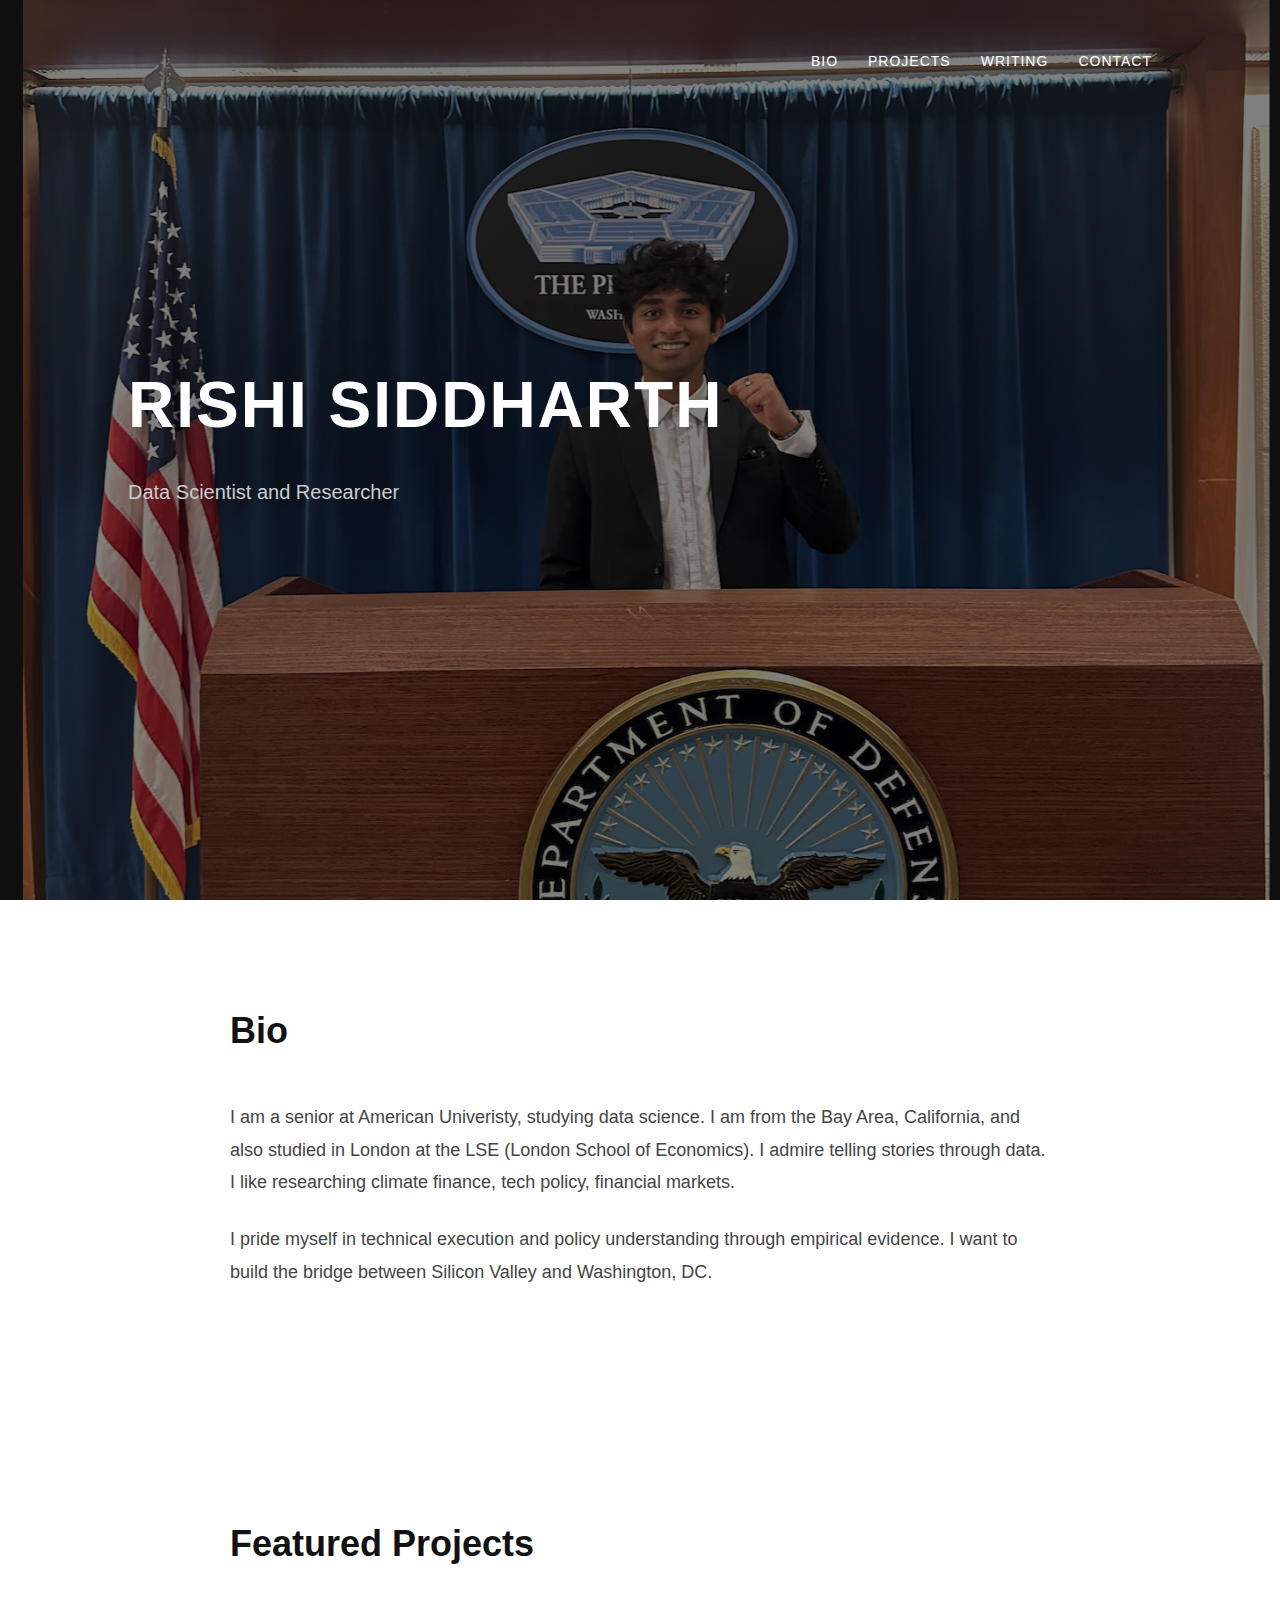
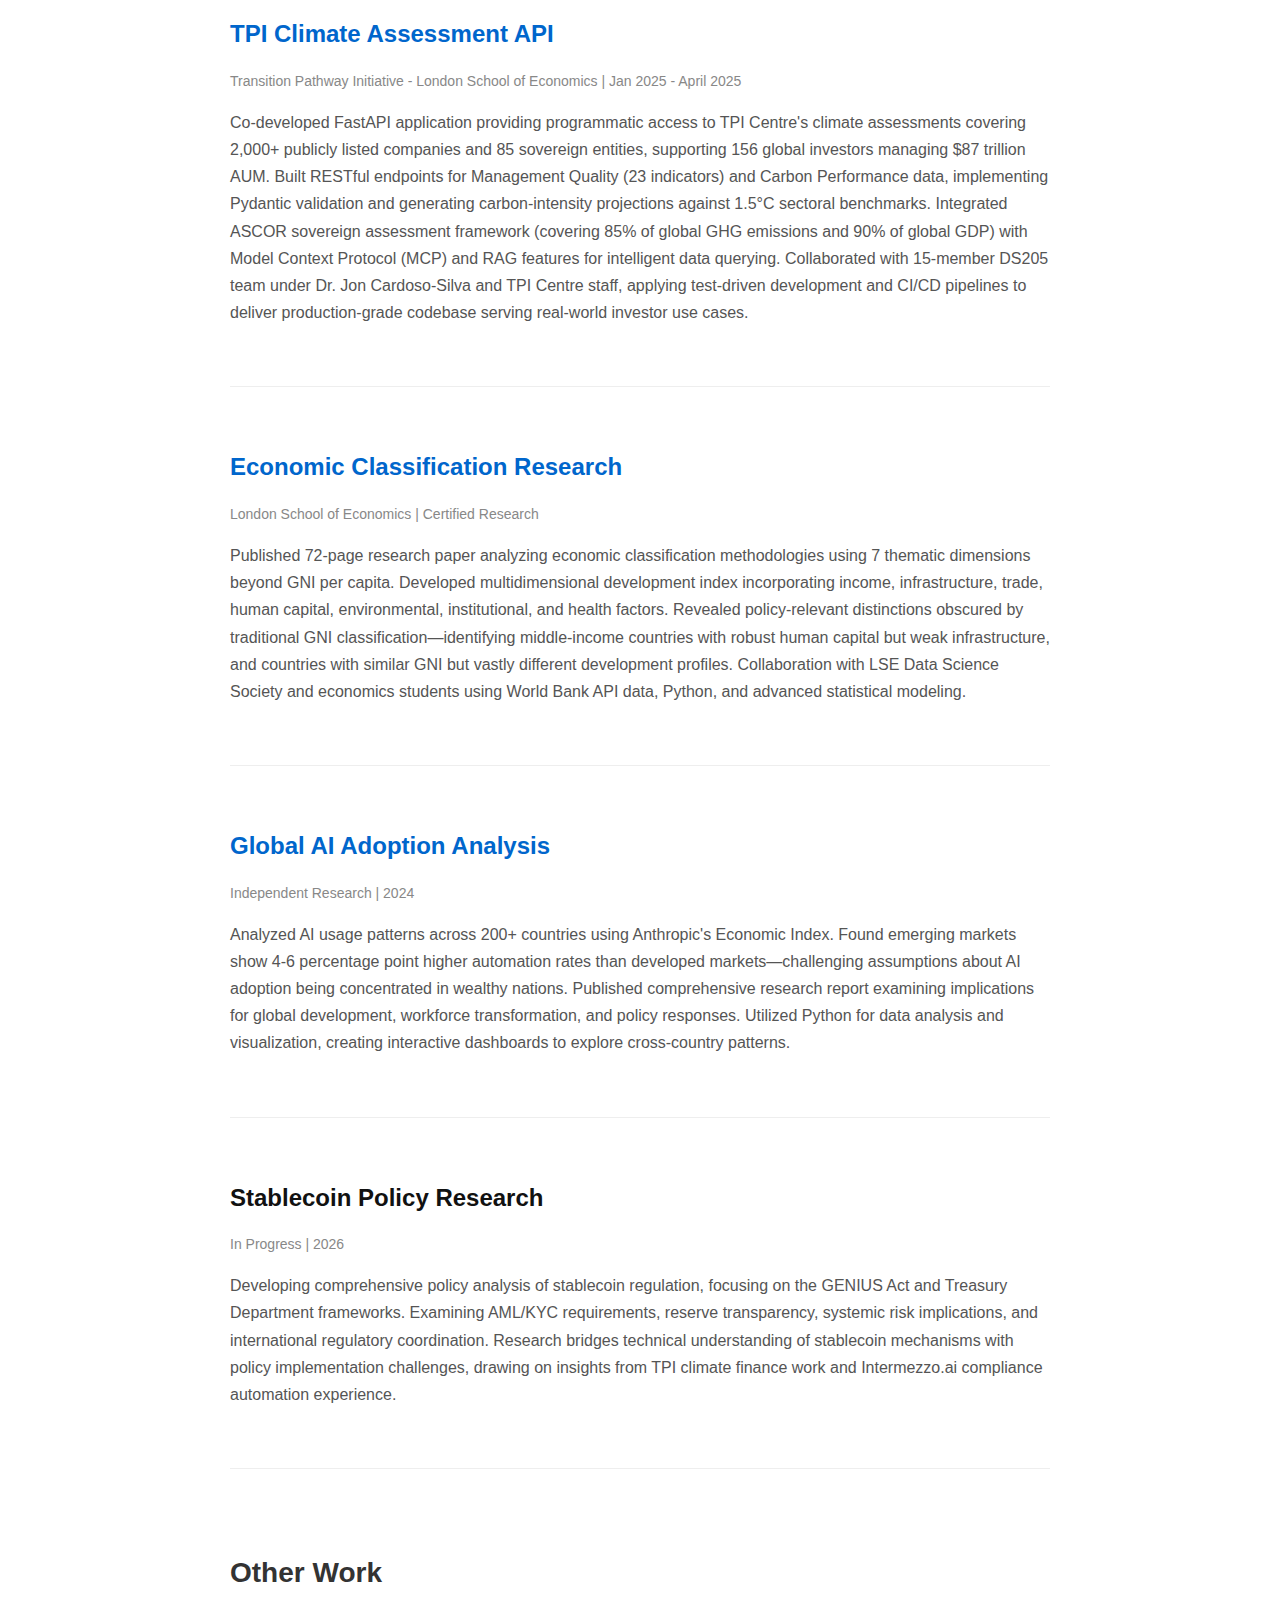
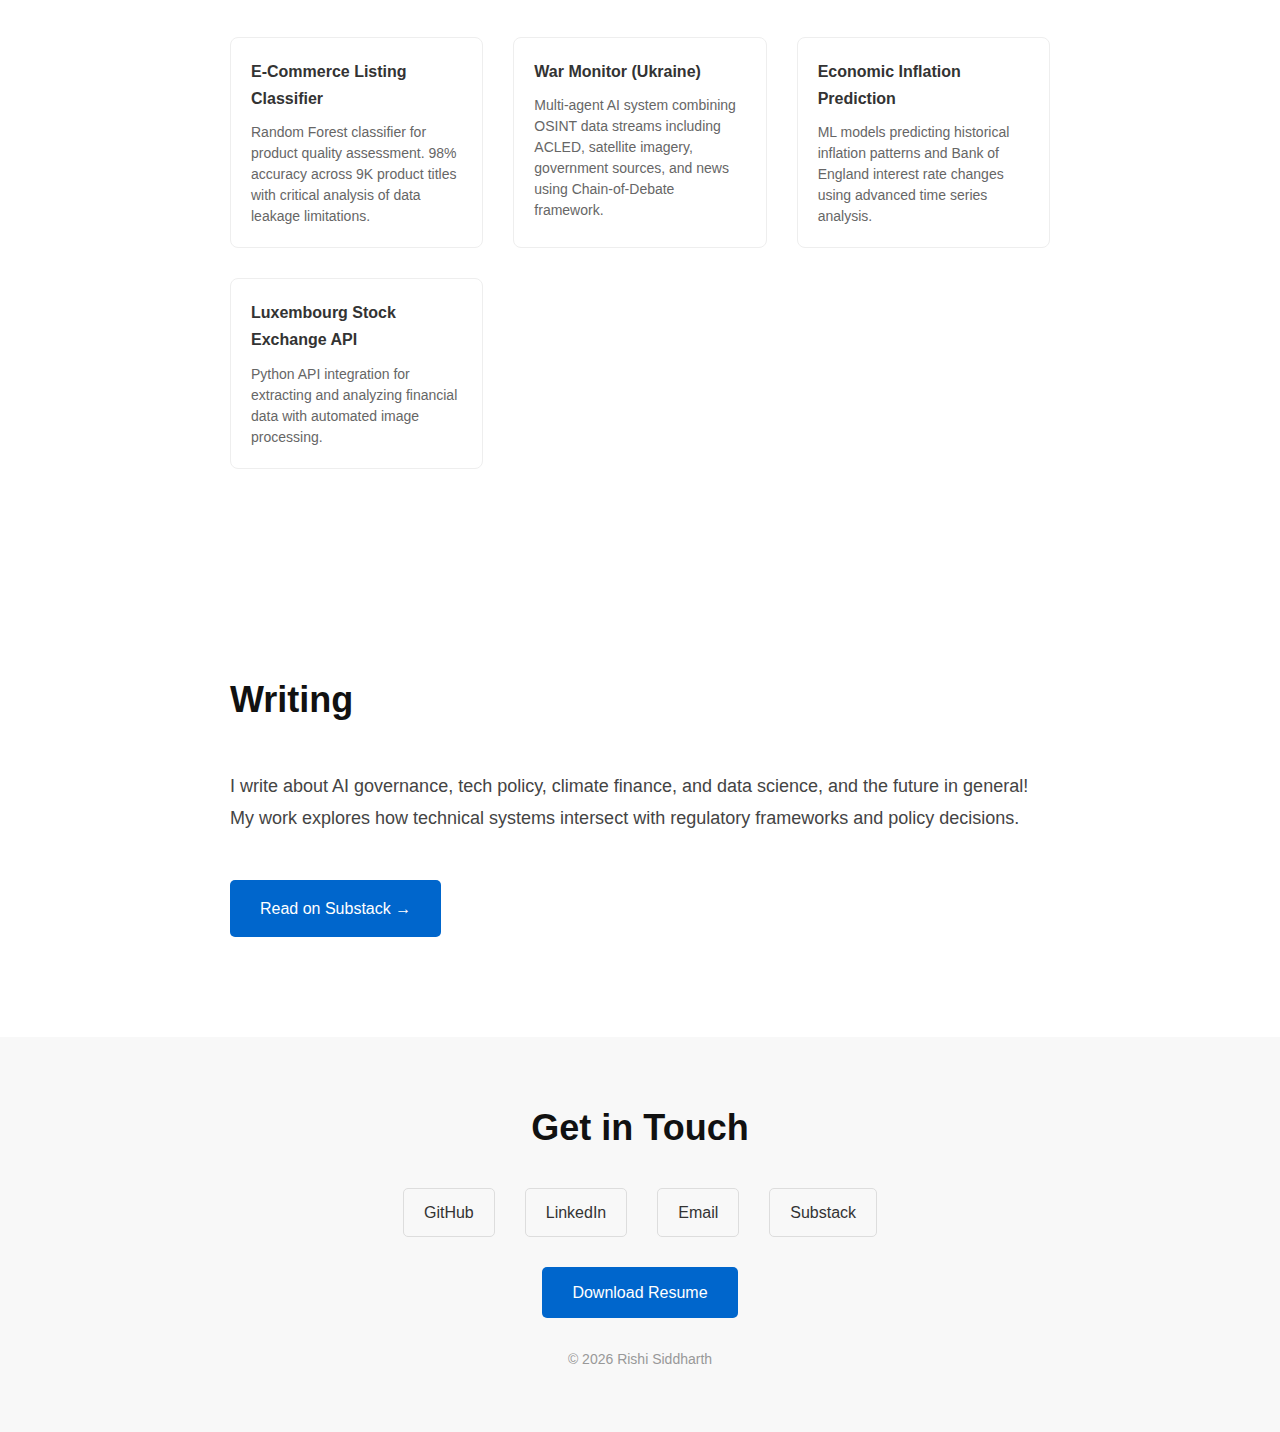
<file: index.html>
<!DOCTYPE html>
<html lang="en">
<head>
    <meta charset="UTF-8">
    <meta name="viewport" content="width=device-width, initial-scale=1.0">
    <title>Rishi Siddharth</title>
    <style>
        * {
            margin: 0;
            padding: 0;
            box-sizing: border-box;
        }
        
        html {
            scroll-behavior: smooth;
        }
        
        body {
            font-family: -apple-system, BlinkMacSystemFont, 'Segoe UI', sans-serif;
            line-height: 1.7;
            color: #333;
        }
        
        /* HERO SECTION */
        .hero {
            height: 100vh;
            background: linear-gradient(rgba(0, 0, 0, 0.5), rgba(0, 0, 0, 0.5)), 
                        url('images/chess.jpeg') center/cover no-repeat;
            display: flex;
            flex-direction: column;
            justify-content: center;
            align-items: flex-start;
            padding: 0 10%;
            position: relative;
        }
        
        .hero h1 {
            font-size: 64px;
            font-weight: 700;
            color: white;
            letter-spacing: 2px;
            margin-bottom: 15px;
        }
        
        .hero .subtitle {
            font-size: 20px;
            color: #ccc;
            margin-bottom: 40px;
        }
        
        /* NAVIGATION */
        nav {
            position: absolute;
            top: 40px;
            right: 10%;
            display: flex;
            gap: 30px;
        }
        
        nav a {
            color: white;
            text-decoration: none;
            font-size: 14px;
            font-weight: 500;
            letter-spacing: 1px;
            text-transform: uppercase;
            padding: 10px 0;
            border-bottom: 2px solid transparent;
            transition: border-color 0.3s;
        }
        
        nav a:hover {
            border-bottom: 2px solid white;
        }
        
        /* SECTIONS */
        section {
            max-width: 900px;
            margin: 0 auto;
            padding: 100px 40px;
        }
        
        h2 {
            font-size: 36px;
            margin-bottom: 40px;
            color: #111;
            font-weight: 600;
        }
        
        .bio-text {
            font-size: 18px;
            line-height: 1.8;
            color: #444;
            margin-bottom: 25px;
        }
        
        /* PROJECTS */
        .project-card {
            margin-bottom: 60px;
            padding-bottom: 60px;
            border-bottom: 1px solid #eee;
        }
        
        .project-card:last-child {
            border-bottom: none;
        }
        
        .project-card h3 {
            font-size: 24px;
            margin-bottom: 15px;
            color: #111;
        }
        
        .project-card h3 a {
            color: #0066cc;
            text-decoration: none;
            transition: color 0.3s;
        }
        
        .project-card h3 a:hover {
            color: #0052a3;
        }
        
        .project-meta {
            font-size: 14px;
            color: #888;
            margin-bottom: 15px;
        }
        
        .project-description {
            font-size: 16px;
            line-height: 1.7;
            color: #555;
        }
        
        /* OTHER PROJECTS GRID */
        .other-projects {
            display: grid;
            grid-template-columns: repeat(auto-fit, minmax(250px, 1fr));
            gap: 30px;
            margin-top: 40px;
        }
        
        .other-project {
            padding: 20px;
            border: 1px solid #eee;
            border-radius: 8px;
            transition: all 0.3s;
        }
        
        .other-project:hover {
            border-color: #0066cc;
            box-shadow: 0 4px 12px rgba(0,102,204,0.1);
        }
        
        .other-project h4 {
            font-size: 16px;
            margin-bottom: 10px;
        }
        
        .other-project h4 a {
            color: #333;
            text-decoration: none;
        }
        
        .other-project h4 a:hover {
            color: #0066cc;
        }
        
        .other-project p {
            font-size: 14px;
            color: #666;
            line-height: 1.5;
        }
        
        /* WRITING */
        .writing-link {
            display: inline-block;
            padding: 15px 30px;
            background: #0066cc;
            color: white;
            text-decoration: none;
            border-radius: 5px;
            font-size: 16px;
            transition: background 0.3s;
            margin-top: 20px;
        }
        
        .writing-link:hover {
            background: #0052a3;
        }
        
        /* CONTACT FOOTER */
        footer {
            background: #f8f8f8;
            padding: 60px 40px;
            text-align: center;
        }
        
        .contact-links {
            display: flex;
            justify-content: center;
            gap: 30px;
            margin-bottom: 30px;
            flex-wrap: wrap;
        }
        
        .contact-links a {
            color: #333;
            text-decoration: none;
            font-size: 16px;
            padding: 10px 20px;
            border: 1px solid #ddd;
            border-radius: 5px;
            transition: all 0.3s;
        }
        
        .contact-links a:hover {
            background: #333;
            color: white;
            border-color: #333;
        }
        
        .resume-download {
            display: inline-block;
            padding: 12px 30px;
            background: #0066cc;
            color: white;
            text-decoration: none;
            border-radius: 5px;
            font-size: 16px;
            transition: background 0.3s;
        }
        
        .resume-download:hover {
            background: #0052a3;
        }
        
        .copyright {
            margin-top: 30px;
            color: #999;
            font-size: 14px;
        }
        
        /* RESPONSIVE */
        @media (max-width: 768px) {
            .hero h1 {
                font-size: 42px;
            }
            
            nav {
                flex-direction: column;
                gap: 15px;
                top: 20px;
                right: 5%;
            }
            
            section {
                padding: 60px 20px;
            }
            
            h2 {
                font-size: 28px;
            }
            
            .other-projects {
                grid-template-columns: 1fr;
            }
        }
    </style>
</head>
<body>
    <!-- HERO SECTION -->
    <div class="hero">
        <nav>
            <a href="#bio">BIO</a>
            <a href="#projects">PROJECTS</a>
            <a href="#writing">WRITING</a>
            <a href="#contact">CONTACT</a>
        </nav>
        <h1>RISHI SIDDHARTH</h1>
        <p class="subtitle">Data Scientist and Researcher</p>
    </div>

    <!-- BIO SECTION -->
    <section id="bio">
        <h2>Bio</h2>
        <p class="bio-text">
            I am a senior at American Univeristy, studying data science. I am from the Bay Area, California, and also studied in London at the LSE (London School of Economics). I admire  telling stories through data. I like researching climate finance, tech policy, financial markets. 
        </p>
        <p class="bio-text">
            I pride myself in technical execution and policy understanding through empirical evidence. I want to build the bridge between Silicon Valley and Washington, DC.
        </p>
    
    </section>

    <!-- PROJECTS SECTION -->
    <section id="projects">
        <h2>Featured Projects</h2>
        
        <div class="project-card">
            <h3><a href="https://github.com/lse-ds205/tpi-apis" target="_blank">TPI Climate Assessment API</a></h3>
            <p class="project-meta">Transition Pathway Initiative - London School of Economics | Jan 2025 - April 2025</p>
            <p class="project-description">
                Co-developed FastAPI application providing programmatic access to TPI Centre's climate assessments covering 2,000+ publicly listed companies and 85 sovereign entities, supporting 156 global investors managing $87 trillion AUM. Built RESTful endpoints for Management Quality (23 indicators) and Carbon Performance data, implementing Pydantic validation and generating carbon-intensity projections against 1.5°C sectoral benchmarks. Integrated ASCOR sovereign assessment framework (covering 85% of global GHG emissions and 90% of global GDP) with Model Context Protocol (MCP) and RAG features for intelligent data querying. Collaborated with 15-member DS205 team under Dr. Jon Cardoso-Silva and TPI Centre staff, applying test-driven development and CI/CD pipelines to deliver production-grade codebase serving real-world investor use cases.
            </p>
        </div>
        
        <div class="project-card">
            <h3><a href="https://github.com/Rsiddharth54/Exploring-how-economies-are-classified" target="_blank">Economic Classification Research</a></h3>
            <p class="project-meta">London School of Economics | Certified Research</p>
            <p class="project-description">
                Published 72-page research paper analyzing economic classification methodologies using 7 thematic dimensions beyond GNI per capita. Developed multidimensional development index incorporating income, infrastructure, trade, human capital, environmental, institutional, and health factors. Revealed policy-relevant distinctions obscured by traditional GNI classification—identifying middle-income countries with robust human capital but weak infrastructure, and countries with similar GNI but vastly different development profiles. Collaboration with LSE Data Science Society and economics students using World Bank API data, Python, and advanced statistical modeling.
            </p>
        </div>
        
        <div class="project-card">
            <h3><a href="https://github.com/Rsiddharth54/Global_AI_Adoptions_Claude" target="_blank">Global AI Adoption Analysis</a></h3>
            <p class="project-meta">Independent Research | 2024</p>
            <p class="project-description">
                Analyzed AI usage patterns across 200+ countries using Anthropic's Economic Index. Found emerging markets show 4-6 percentage point higher automation rates than developed markets—challenging assumptions about AI adoption being concentrated in wealthy nations. Published comprehensive research report examining implications for global development, workforce transformation, and policy responses. Utilized Python for data analysis and visualization, creating interactive dashboards to explore cross-country patterns.
            </p>
        </div>
        
        <div class="project-card">
            <h3>Stablecoin Policy Research</h3>
            <p class="project-meta">In Progress | 2026</p>
            <p class="project-description">
                Developing comprehensive policy analysis of stablecoin regulation, focusing on the GENIUS Act and Treasury Department frameworks. Examining AML/KYC requirements, reserve transparency, systemic risk implications, and international regulatory coordination. Research bridges technical understanding of stablecoin mechanisms with policy implementation challenges, drawing on insights from TPI climate finance work and Intermezzo.ai compliance automation experience.
            </p>
        </div>
        
        <h3 style="margin-top: 80px; margin-bottom: 30px; font-size: 28px;">Other Work</h3>
        
        <div class="other-projects">
            <div class="other-project">
                <h4><a href="https://rsiddharth54.github.io/ecommerce-listing-classifier/" target="_blank">E-Commerce Listing Classifier</a></h4>
                <p>Random Forest classifier for product quality assessment. 98% accuracy across 9K product titles with critical analysis of data leakage limitations.</p>
            </div>
            
            <div class="other-project">
                <h4><a href="https://github.com/Rsiddharth54" target="_blank">War Monitor (Ukraine)</a></h4>
                <p>Multi-agent AI system combining OSINT data streams including ACLED, satellite imagery, government sources, and news using Chain-of-Debate framework.</p>
            </div>
            
            <div class="other-project">
                <h4><a href="https://github.com/Rsiddharth54/inflation_analysis" target="_blank">Economic Inflation Prediction</a></h4>
                <p>ML models predicting historical inflation patterns and Bank of England interest rate changes using advanced time series analysis.</p>
            </div>
            
            <div class="other-project">
                <h4><a href="https://github.com/Rsiddharth54/luxemberg-stock-exchange" target="_blank">Luxembourg Stock Exchange API</a></h4>
                <p>Python API integration for extracting and analyzing financial data with automated image processing.</p>
            </div>
        </div>
    </section>

    <!-- WRITING SECTION -->
    <section id="writing">
        <h2>Writing</h2>
        <p class="bio-text">
            I write about AI governance, tech policy, climate finance, and data science, and the future in general! My work explores how technical systems intersect with regulatory frameworks and policy decisions.
        </p>
        <a href="https://rishisiddharth.substack.com" target="_blank" class="writing-link">Read on Substack →</a>
    </section>

    <!-- CONTACT FOOTER -->
    <footer id="contact">
        <h2 style="margin-bottom: 30px;">Get in Touch</h2>
        <div class="contact-links">
            <a href="https://github.com/Rsiddharth54" target="_blank">GitHub</a>
            <a href="https://www.linkedin.com/in/rishi-siddharth" target="_blank">LinkedIn</a>
            <a href="mailto:your.email@example.com">Email</a>
            <a href="https://rishisiddharth.substack.com" target="_blank">Substack</a>
        </div>
        <a href="Rishi_Siddharth_Resume2026.pdf" target="_blank" class="resume-download">Download Resume</a>
        <p class="copyright">© 2026 Rishi Siddharth</p>
    </footer>
</body>
</html>
</file>
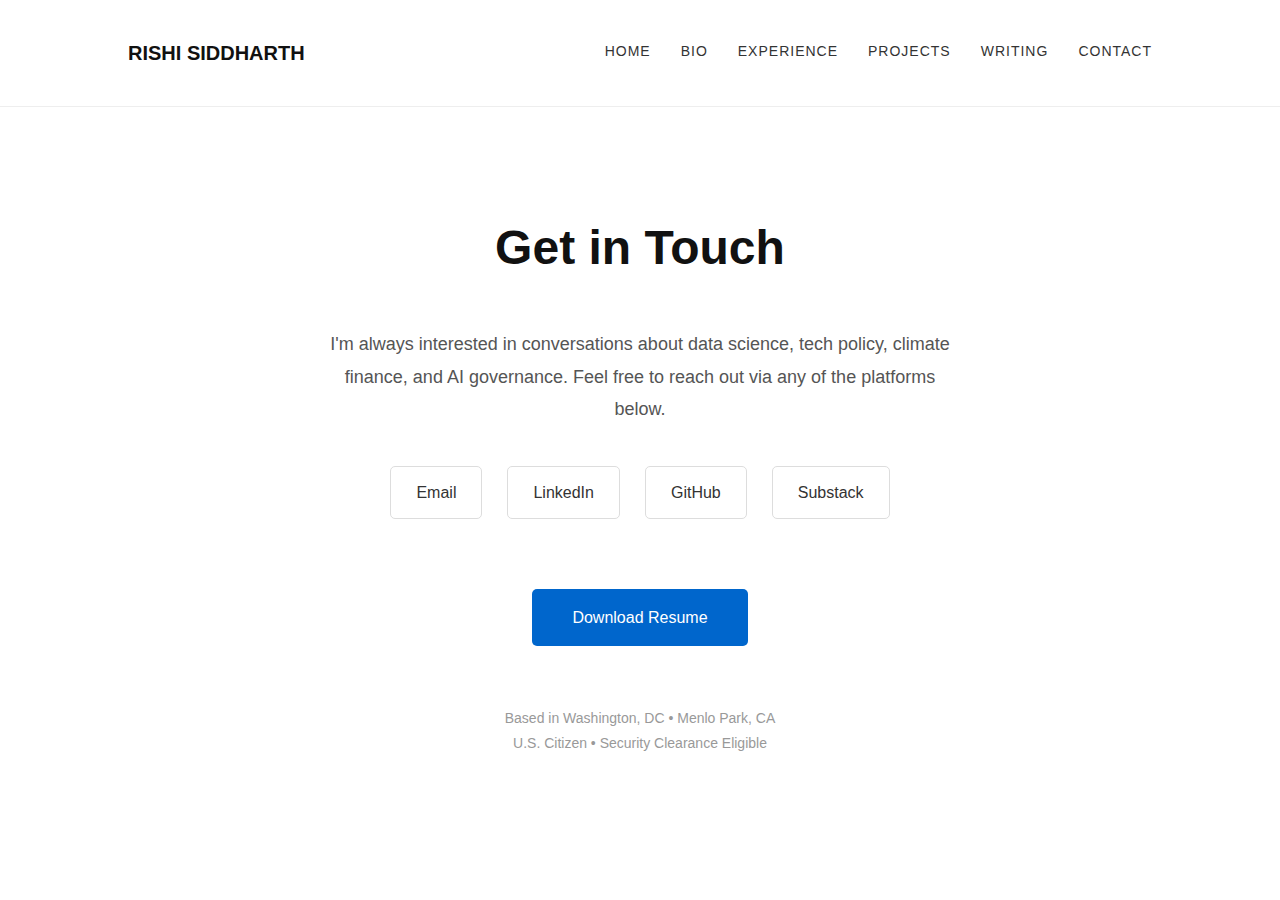
<file: contact.html>
<!DOCTYPE html>
<html lang="en">
<head>
    <meta charset="UTF-8">
    <meta name="viewport" content="width=device-width, initial-scale=1.0">
    <title>Contact - Rishi Siddharth</title>
    <style>
        * {
            margin: 0;
            padding: 0;
            box-sizing: border-box;
        }
        
        body {
            font-family: -apple-system, BlinkMacSystemFont, 'Segoe UI', sans-serif;
            line-height: 1.7;
            color: #333;
        }
        
        /* NAVIGATION */
        nav {
            background: #fff;
            padding: 30px 10%;
            border-bottom: 1px solid #eee;
            display: flex;
            justify-content: space-between;
            align-items: center;
        }
        
        nav .logo {
            font-size: 20px;
            font-weight: 600;
            color: #111;
        }
        
        nav .links {
            display: flex;
            gap: 30px;
        }
        
        nav a {
            color: #333;
            text-decoration: none;
            font-size: 14px;
            font-weight: 500;
            letter-spacing: 1px;
            text-transform: uppercase;
            padding: 10px 0;
            border-bottom: 2px solid transparent;
            transition: border-color 0.3s;
        }
        
        nav a:hover {
            border-bottom: 2px solid #0066cc;
        }
        
        /* CONTENT */
        .content {
            max-width: 700px;
            margin: 0 auto;
            padding: 100px 40px;
            text-align: center;
        }
        
        h1 {
            font-size: 48px;
            margin-bottom: 40px;
            color: #111;
            font-weight: 600;
        }
        
        p {
            font-size: 18px;
            line-height: 1.8;
            color: #555;
            margin-bottom: 40px;
        }
        
        .contact-links {
            display: flex;
            justify-content: center;
            gap: 25px;
            margin: 40px 0;
            flex-wrap: wrap;
        }
        
        .contact-links a {
            color: #333;
            text-decoration: none;
            font-size: 16px;
            padding: 12px 25px;
            border: 1px solid #ddd;
            border-radius: 5px;
            transition: all 0.3s;
        }
        
        .contact-links a:hover {
            background: #333;
            color: white;
            border-color: #333;
        }
        
        .resume-download {
            display: inline-block;
            padding: 15px 40px;
            background: #0066cc;
            color: white;
            text-decoration: none;
            border-radius: 5px;
            font-size: 16px;
            transition: background 0.3s;
            margin-top: 30px;
        }
        
        .resume-download:hover {
            background: #0052a3;
        }
        
        .location {
            margin-top: 60px;
            color: #999;
            font-size: 14px;
        }
        
        /* RESPONSIVE */
        @media (max-width: 768px) {
            nav {
                flex-direction: column;
                gap: 20px;
                padding: 20px 5%;
            }
            
            nav .links {
                flex-direction: column;
                gap: 15px;
                text-align: center;
            }
            
            .content {
                padding: 60px 20px;
            }
            
            h1 {
                font-size: 36px;
            }
            
            .contact-links {
                flex-direction: column;
            }
        }
    </style>
</head>
<body>
    <!-- NAVIGATION -->
    <nav>
        <div class="logo">RISHI SIDDHARTH</div>
        <div class="links">
            <a href="index.html">HOME</a>
            <a href="bio.html">BIO</a>
            <a href="experience.html">EXPERIENCE</a>
            <a href="projects.html">PROJECTS</a>
            <a href="writing.html">WRITING</a>
            <a href="contact.html">CONTACT</a>
        </div>
    </nav>

    <!-- CONTENT -->
    <div class="content">
        <h1>Get in Touch</h1>
        <p>
            I'm always interested in conversations about data science, tech policy, climate finance, and AI governance. Feel free to reach out via any of the platforms below.
        </p>
        
        <div class="contact-links">
            <a href="mailto:rs5309a@american.edu">Email</a>
            <a href="https://www.linkedin.com/in/rishi-siddharth" target="_blank">LinkedIn</a>
            <a href="https://github.com/Rsiddharth54" target="_blank">GitHub</a>
            <a href="https://rishisiddharth.substack.com" target="_blank">Substack</a>
        </div>
        
        <a href="Rishi_Siddharth_Resume2026.pdf" target="_blank" class="resume-download">Download Resume</a>
        
        <p class="location">
            Based in Washington, DC • Menlo Park, CA<br>
            U.S. Citizen • Security Clearance Eligible
        </p>
    </div>
</body>
</html>
</file>
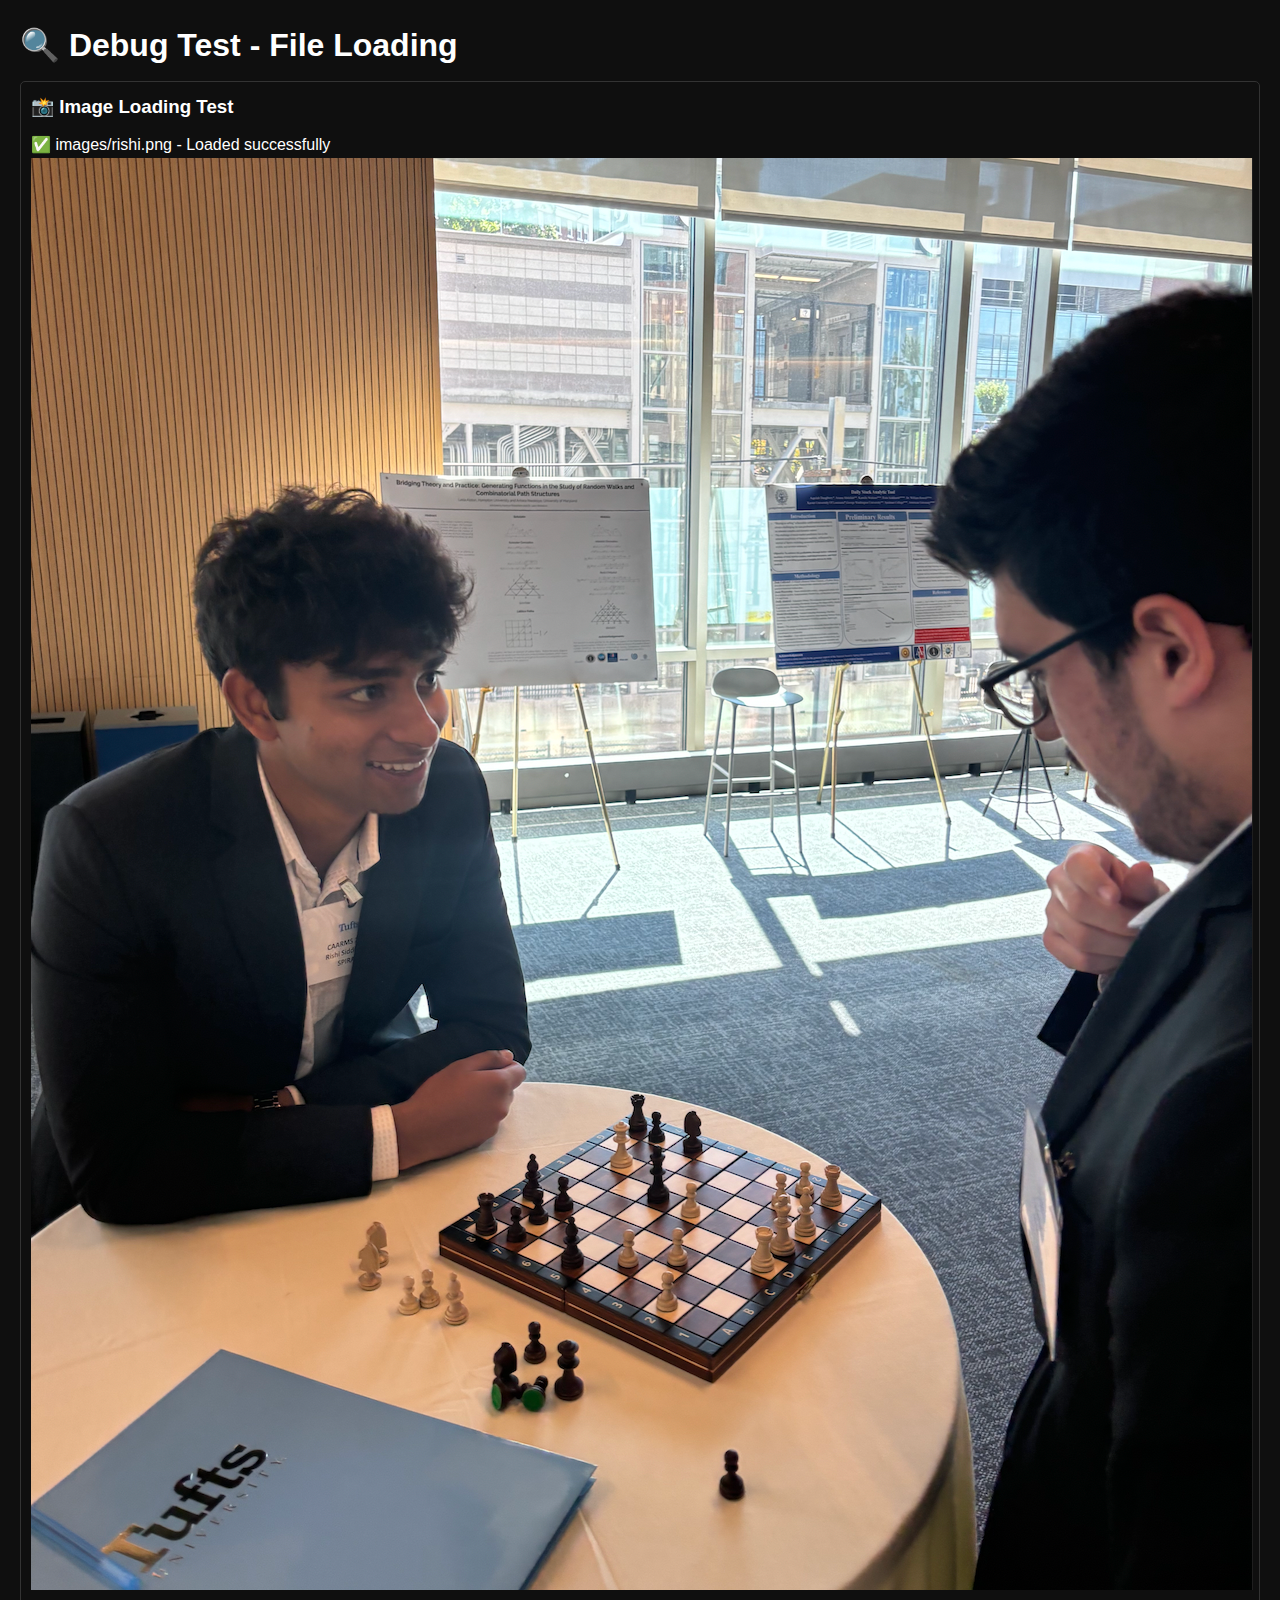
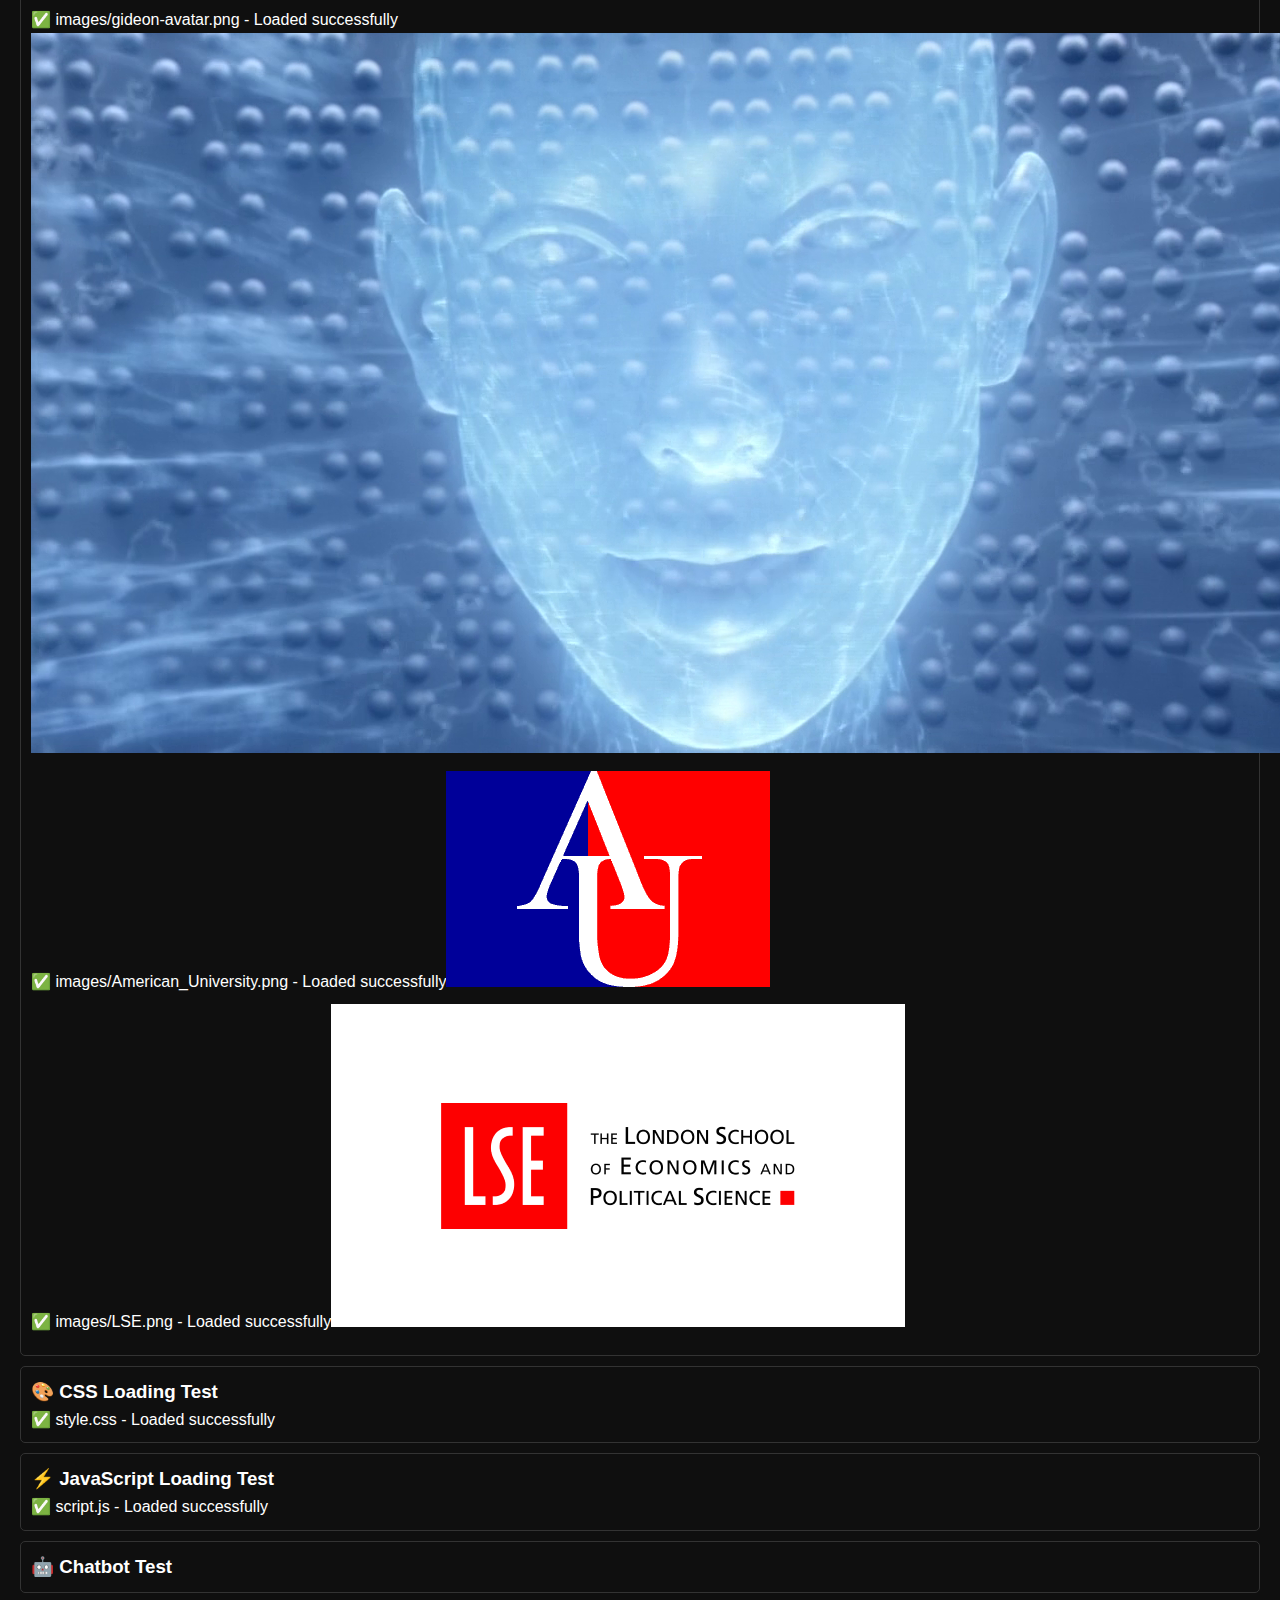
<file: debug.html>
<!DOCTYPE html>
<html lang="en">
<head>
    <meta charset="UTF-8">
    <meta name="viewport" content="width=device-width, initial-scale=1.0">
    <title>Debug - File Loading Test</title>
    <style>
        body {
            font-family: Arial, sans-serif;
            padding: 20px;
            background: #0f0f0f;
            color: #fff;
        }
        .test-item {
            margin: 10px 0;
            padding: 10px;
            border: 1px solid #333;
            border-radius: 5px;
        }
        .success { border-color: #00ff9f; }
        .error { border-color: #ff4444; }
        .image-test {
            max-width: 100px;
            max-height: 100px;
            margin: 10px;
        }
    </style>
</head>
<body>
    <h1>🔍 Debug Test - File Loading</h1>
    
    <div class="test-item" id="images-test">
        <h3>📸 Image Loading Test</h3>
        <div id="image-results"></div>
    </div>
    
    <div class="test-item" id="css-test">
        <h3>🎨 CSS Loading Test</h3>
        <div id="css-results"></div>
    </div>
    
    <div class="test-item" id="js-test">
        <h3>⚡ JavaScript Loading Test</h3>
        <div id="js-results"></div>
    </div>
    
    <div class="test-item" id="chatbot-test">
        <h3>🤖 Chatbot Test</h3>
        <div id="chatbot-results"></div>
    </div>

    <script>
        // Test image loading
        function testImages() {
            const images = [
                'images/rishi.png',
                'images/gideon-avatar.png', 
                'images/American_University.png',
                'images/LSE.png'
            ];
            
            const resultsDiv = document.getElementById('image-results');
            
            images.forEach(imgSrc => {
                const img = new Image();
                const testDiv = document.createElement('div');
                testDiv.style.margin = '10px 0';
                
                img.onload = function() {
                    testDiv.innerHTML = `✅ ${imgSrc} - Loaded successfully`;
                    testDiv.className = 'success';
                    testDiv.appendChild(img.cloneNode());
                };
                
                img.onerror = function() {
                    testDiv.innerHTML = `❌ ${imgSrc} - Failed to load`;
                    testDiv.className = 'error';
                };
                
                img.src = imgSrc;
                resultsDiv.appendChild(testDiv);
            });
        }
        
        // Test CSS loading
        function testCSS() {
            const resultsDiv = document.getElementById('css-results');
            const link = document.createElement('link');
            link.rel = 'stylesheet';
            link.href = 'style.css';
            
            link.onload = function() {
                resultsDiv.innerHTML = '✅ style.css - Loaded successfully';
                resultsDiv.className = 'success';
            };
            
            link.onerror = function() {
                resultsDiv.innerHTML = '❌ style.css - Failed to load';
                resultsDiv.className = 'error';
            };
            
            document.head.appendChild(link);
        }
        
        // Test JavaScript loading
        function testJS() {
            const resultsDiv = document.getElementById('js-results');
            const script = document.createElement('script');
            script.src = 'script.js';
            
            script.onload = function() {
                resultsDiv.innerHTML = '✅ script.js - Loaded successfully';
                resultsDiv.className = 'success';
            };
            
            script.onerror = function() {
                resultsDiv.innerHTML = '❌ script.js - Failed to load';
                resultsDiv.className = 'error';
            };
            
            document.head.appendChild(script);
        }
        
        // Test chatbot functionality
        function testChatbot() {
            const resultsDiv = document.getElementById('chatbot-results');
            
            // Check if chatbot elements exist
            const chatbot = document.querySelector('.chatbot');
            const toggle = document.querySelector('#chatbot-toggle');
            const container = document.querySelector('#chatbot-container');
            
            if (chatbot && toggle && container) {
                resultsDiv.innerHTML = '✅ Chatbot elements found';
                resultsDiv.className = 'success';
            } else {
                resultsDiv.innerHTML = '❌ Chatbot elements missing';
                resultsDiv.className = 'error';
            }
        }
        
        // Run all tests
        window.addEventListener('load', function() {
            testImages();
            testCSS();
            testJS();
            
            // Test chatbot after a short delay
            setTimeout(testChatbot, 1000);
        });
    </script>
</body>
</html>
</file>
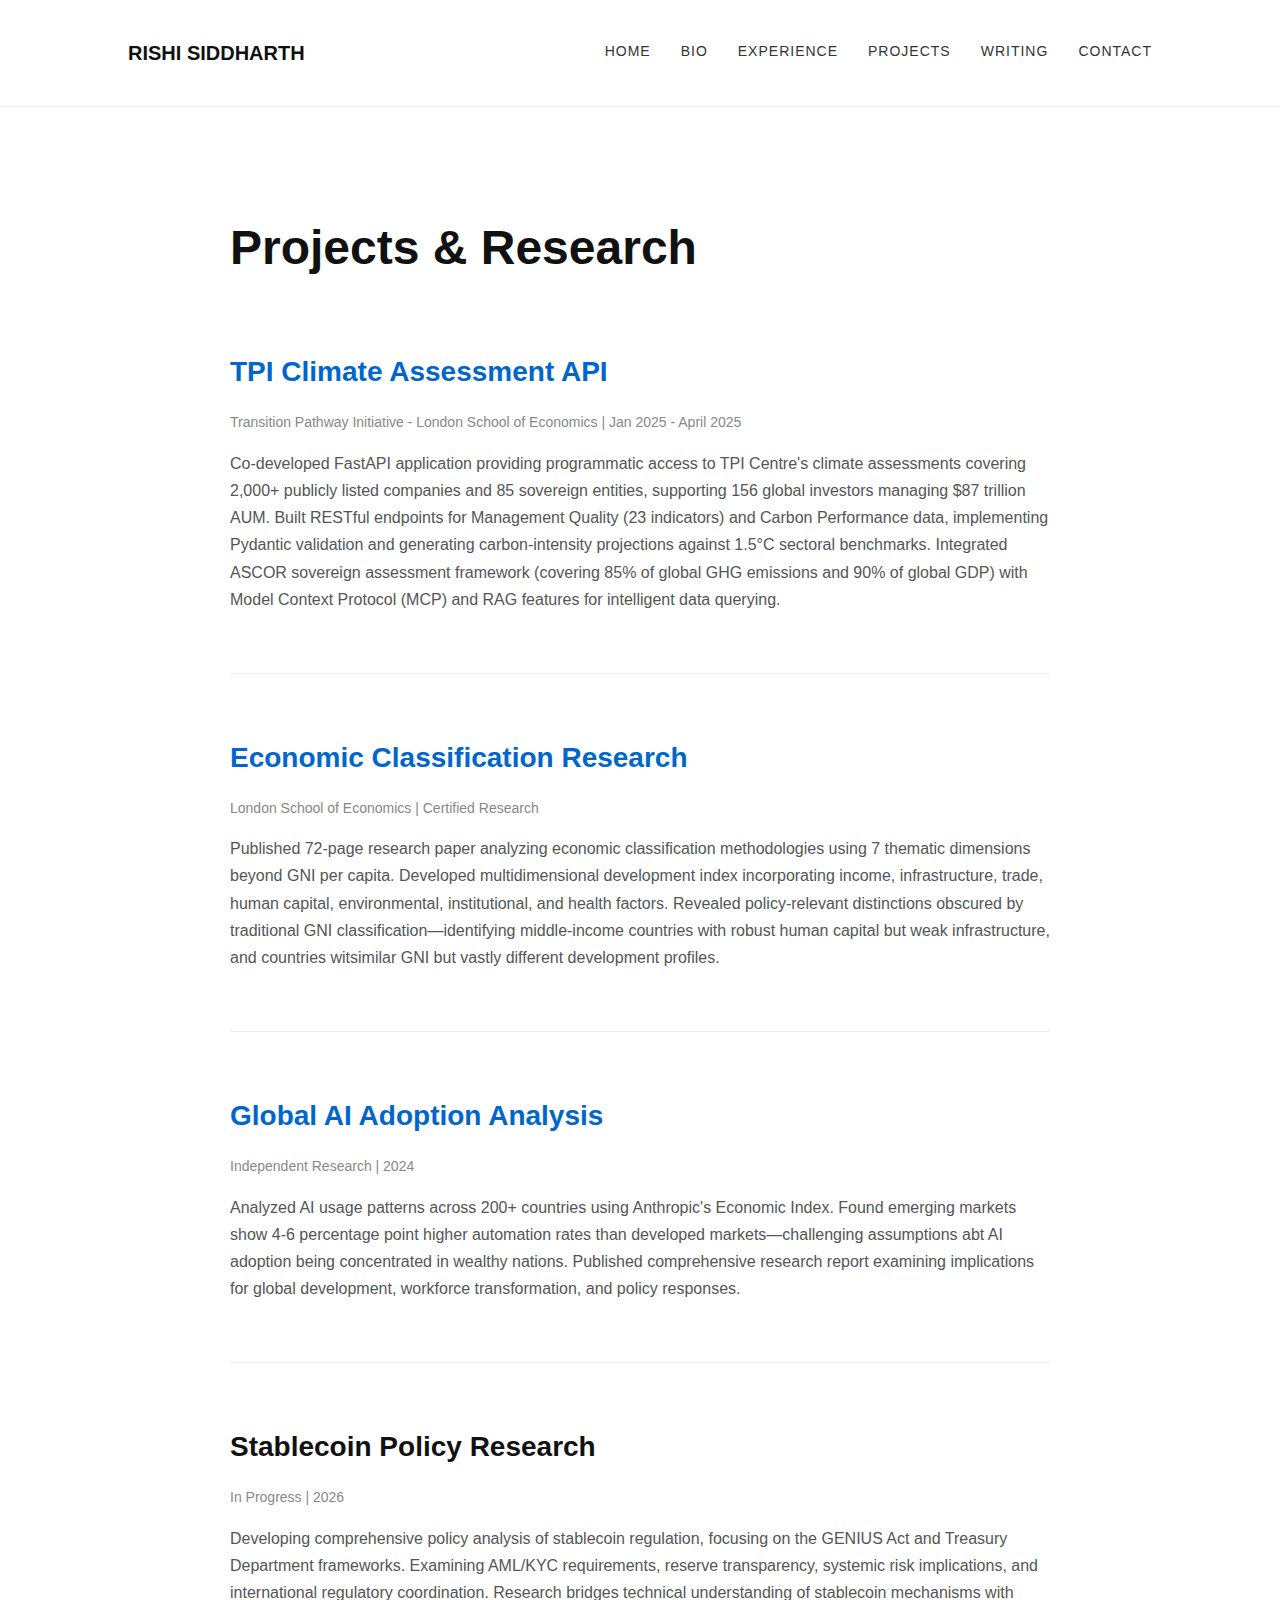
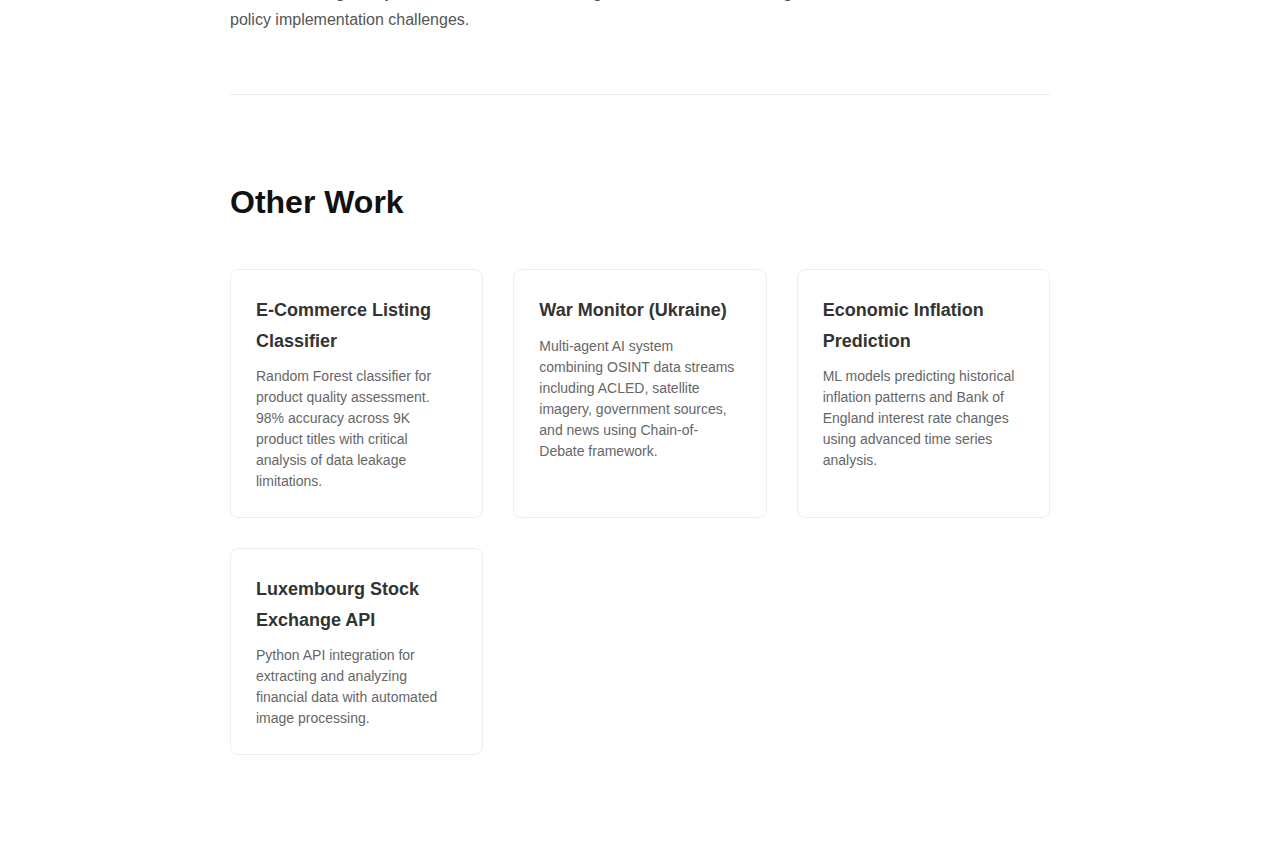
<file: projects.html>
<!DOCTYPE html>
<html lang="en">
<head>
    <meta charset="UTF-8">
    <meta name="viewport" content="width=device-width, initial-scale=1.0">
    <title>Projects - Rishi Siddharth</title>
    <style>
        * {
            margin: 0;
            padding: 0;
            box-sizing: border-box;
        }
        
        body {
            font-family: -apple-system, BlinkMacSystemFont, 'Segoe UI', sans-serif;
            line-height: 1.7;
            color: #333;
        }
        
        /* NAVIGATION */
        nav {
            background: #fff;
            padding: 30px 10%;
            border-bottom: 1px solid #eee;
            display: flex;
            justify-content: space-between;
            align-items: center;
        }
        
        nav .logo {
            font-size: 20px;
            font-weight: 600;
            color: #111;
        }
        
        nav .links {
            display: flex;
            gap: 30px;
        }
        
        nav a {
            color: #333;
            text-decoration: none;
            font-size: 14px;
            font-weight: 500;
            letter-spacing: 1px;
            text-transform: uppercase;
            padding: 10px 0;
            border-bottom: 2px solid transparent;
            transition: border-color 0.3s;
        }
        
        nav a:hover {
            border-bottom: 2px solid #0066cc;
        }
        
        /* CONTENT */
        .content {
            max-width: 900px;
            margin: 0 auto;
            padding: 100px 40px;
        }
        
        h1 {
            font-size: 48px;
            margin-bottom: 60px;
            color: #111;
            font-weight: 600;
        }
        
        .project-card {
            margin-bottom: 60px;
            padding-bottom: 60px;
            border-bottom: 1px solid #eee;
        }
        
        .project-card:last-child {
            border-bottom: none;
        }
        
        .project-card h2 {
            font-size: 28px;
            margin-bottom: 15px;
            color: #111;
        }
        
        .project-card h2 a {
            color: #0066cc;
            text-decoration: none;
            transition: color 0.3s;
        }
        
        .project-card h2 a:hover {
            color: #0052a3;
        }
        
        .project-meta {
            font-size: 14px;
            color: #888;
            margin-bottom: 15px;
        }
        
        .project-description {
            font-size: 16px;
            line-height: 1.7;
            color: #555;
        }
        
        h3 {
            font-size: 32px;
            margin: 80px 0 40px 0;
            color: #111;
        }
        
        .other-projects {
            display: grid;
            grid-template-columns: repeat(auto-fit, minmax(250px, 1fr));
            gap: 30px;
            margin-top: 40px;
        }
        
        .other-project {
            padding: 25px;
            border: 1px solid #eee;
            border-radius: 8px;
            transition: all 0.3s;
        }
        
        .other-project:hover {
            border-color: #0066cc;
            box-shadow: 0 4px 12px rgba(0,102,204,0.1);
        }
        
        .other-project h4 {
            font-size: 18px;
            margin-bottom: 10px;
        }
        
        .other-project h4 a {
            color: #333;
            text-decoration: none;
        }
        
        .other-project h4 a:hover {
            color: #0066cc;
        }
        
        .other-project p {
            font-size: 14px;
            color: #666;
            line-height: 1.5;
        }
        
        /* RESPONSIVE */
        @media (max-width: 768px) {
            nav {
                flex-direction: column;
                gap: 20px;
                padding: 20px 5%;
            }
            
            nav .links {
                flex-direction: column;
                gap: 15px;
                text-align: center;
            }
            
            .content {
                padding: 60px 20px;
            }
            
            h1 {
                font-size: 36px;
            }
            
            .other-projects {
                grid-template-columns: 1fr;
            }
        }
    </style>
</head>
<body>
    <!-- NAVIGATION -->
    <nav>
        <div class="logo">RISHI SIDDHARTH</div>
        <div class="links">
            <a href="index.html">HOME</a>
            <a href="bio.html">BIO</a>
            <a href="experience.html">EXPERIENCE</a>
            <a href="projects.html">PROJECTS</a>
            <a href="writing.html">WRITING</a>
            <a href="contact.html">CONTACT</a>
        </div>
    </nav>

    <!-- CONTENT -->
    <div class="content">
        <h1>Projects & Research</h1>
        
        <div class="project-card">
            <h2><a href="https://github.com/lse-ds205/tpi-apis" target="_blank">TPI Climate Assessment API</a></h2>
            <p class="project-meta">Transition Pathway Initiative - London School of Economics | Jan 2025 - April 2025</p>
            <p class="project-description">
                Co-developed FastAPI application providing programmatic access to TPI Centre's climate assessments covering 2,000+ publicly listed companies and 85 sovereign entities, supporting 156 global investors managing $87 trillion AUM. Built RESTful endpoints for Management Quality (23 indicators) and Carbon Performance data, implementing Pydantic validation and generating carbon-intensity projections against 1.5°C sectoral benchmarks. Integrated ASCOR sovereign assessment framework (covering 85% of global GHG emissions and 90% of global GDP) with Model Context Protocol (MCP) and RAG features for intelligent data querying.
           </p>
        </div>
        
        <div class="project-card">
            <h2><a href="https://github.com/Rsiddharth54/Exploring-how-economies-are-classified" target="_blank">Economic Classification Research</a></h2>
            <p class="project-meta">London School of Economics | Certified Research</p>
            <p class="project-description">
                Published 72-page research paper analyzing economic classification methodologies using 7 thematic dimensions beyond GNI per capita. Developed multidimensional development index incorporating income, infrastructure, trade, human capital, environmental, institutional, and health factors. Revealed policy-relevant distinctions obscured by traditional GNI classification—identifying middle-income countries with robust human capital but weak infrastructure, and countries witsimilar GNI but vastly different development profiles.
            </p>
        </div>
        
        <div class="project-card">
            <h2><a href="https://github.com/Rsiddharth54/Global_AI_Adoptions_Claude" target="_blank">Global AI Adoption Analysis</a></h2>
            <p class="project-meta">Independent Research | 2024</p>
            <p class="project-description">
                Analyzed AI usage patterns across 200+ countries using Anthropic's Economic Index. Found emerging markets show 4-6 percentage point higher automation rates than developed markets—challenging assumptions abt AI adoption being concentrated in wealthy nations. Published comprehensive research report examining implications for global development, workforce transformation, and policy responses.
            </p>
        </div>
        
        <div class="project-card">
            <h2>Stablecoin Policy Research</h2>
            <p class="project-meta">In Progress | 2026</p>
            <p class="project-description">
                Developing comprehensive policy analysis of stablecoin regulation, focusing on the GENIUS Act and Treasury Department frameworks. Examining AML/KYC requirements, reserve transparency, systemic risk implications, and international regulatory coordination. Research bridges technical understanding of stablecoin mechanisms with policy implementation challenges.
            </p>
        </div>
        
        <h3>Other Work</h3>
        
        <div class="other-projects">
            <div class="other-project">
                <h4><a href="https://rsiddharth54.github.io/ecommerce-listing-classifier/" target="_blank">E-Commerce Listing Classifier</a></h4>
                <p>Random Forest classifier for product quality assessment. 98% accuracy across 9K product titles with critical analysis of data leakage limitations.</p>
            </div>
            
            <div class="other-project">
                <h4><a href="https://github.com/Rsiddharth54" target="_blank">War Monitor (Ukraine)</a></h4>
                <p>Multi-agent AI system combining OSINT data streams including ACLED, satellite imagery, government sources, and news using Chain-of-Debate framework.</p>
            </div>
            
            <div class="other-project">
                <h4><a href="https://github.com/Rsiddharth54/inflation_analysis" target="_blank">Economic Inflation Prediction</a></h4>
                <p>ML models predicting historical inflation patterns and Bank of England interest rate changes using advanced time series analysis.</p>
            </div>
            
            <div class="other-project">
                <h4><a href="https://github.com/Rsiddharth54/luxemberg-stock-exchange" target="_blank">Luxembourg Stock Exchange API</a></h4>
                <p>Python API integration for extracting and analyzing financial data with automated image processing.</p>
            </div>
        </div>
    </div>
</body>
</html>
</file>
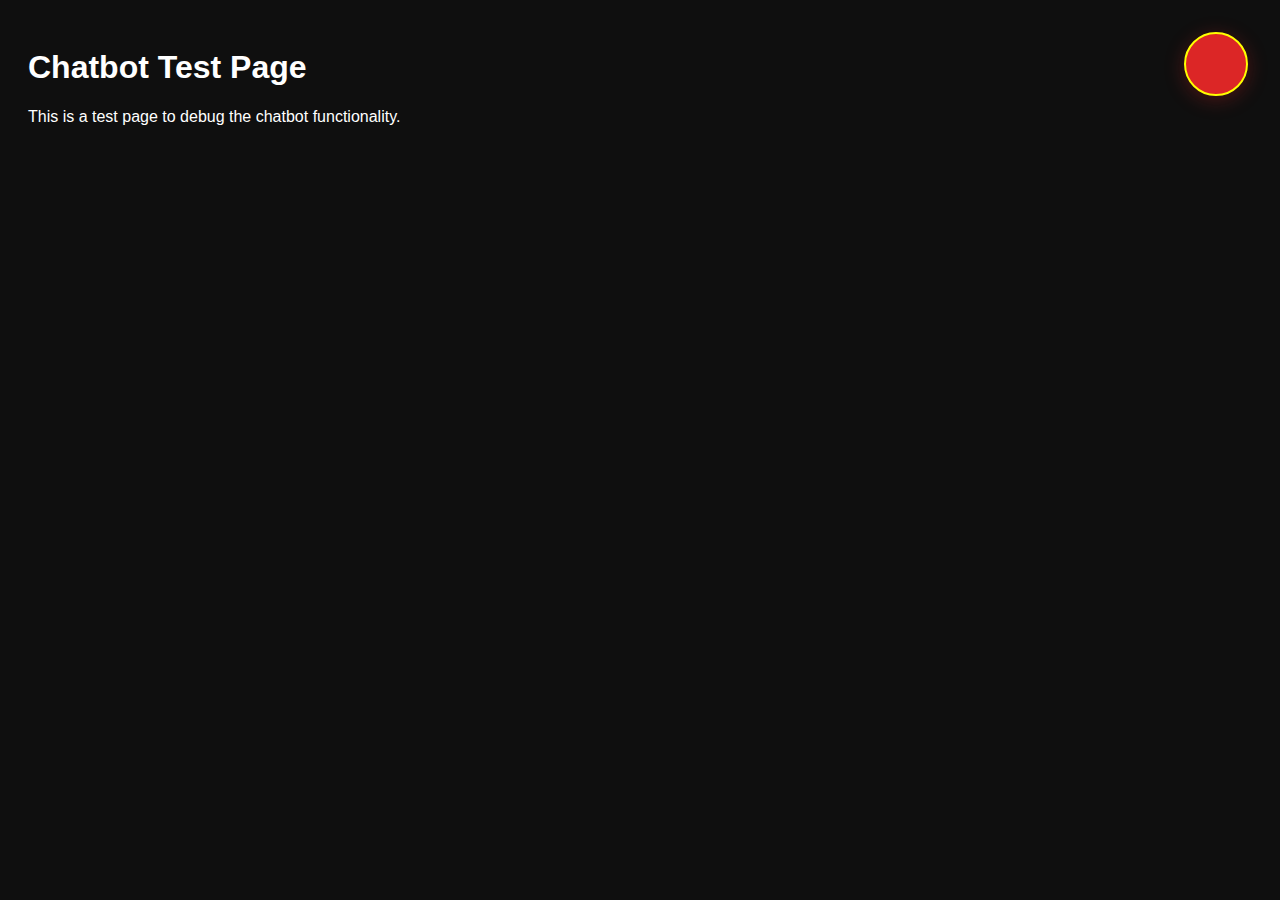
<file: chatbot/test-chatbot.html>
<!DOCTYPE html>
<html lang="en">
<head>
    <meta charset="UTF-8">
    <meta name="viewport" content="width=device-width, initial-scale=1.0">
    <title>Chatbot Test</title>
    <style>
        body {
            font-family: Arial, sans-serif;
            background: #0f0f0f;
            color: white;
            padding: 20px;
        }
        
        .chatbot {
            position: fixed;
            top: 2rem;
            right: 2rem;
            z-index: 1000;
        }
        
        .chatbot-toggle {
            width: 60px;
            height: 60px;
            background: #dc2626;
            border-radius: 50%;
            display: flex;
            align-items: center;
            justify-content: center;
            cursor: pointer;
            box-shadow: 0 4px 20px rgba(220, 38, 38, 0.3);
            transition: all 0.3s ease;
            color: white;
            font-size: 1.5rem;
            border: 2px solid yellow;
        }
        
        .chatbot-container {
            position: absolute;
            top: 80px;
            right: 0;
            width: 350px;
            height: 500px;
            background: rgba(15, 15, 15, 0.95);
            border: 1px solid rgba(220, 38, 38, 0.3);
            border-radius: 15px;
            box-shadow: 0 10px 40px rgba(0, 0, 0, 0.3);
            display: none;
            flex-direction: column;
            backdrop-filter: blur(10px);
            border: 2px solid green;
        }
        
        .chatbot-container.active {
            display: flex;
        }
        
        .chatbot-header {
            padding: 1rem;
            border-bottom: 1px solid rgba(220, 38, 38, 0.2);
            display: flex;
            justify-content: space-between;
            align-items: center;
        }
        
        .chatbot-header h3 {
            color: #dc2626;
            margin: 0;
            font-size: 1rem;
        }
        
        .chatbot-close {
            background: none;
            border: none;
            color: #888;
            cursor: pointer;
            font-size: 1rem;
            padding: 0.25rem;
            transition: color 0.3s ease;
        }
        
        .chatbot-messages {
            flex: 1;
            padding: 1rem;
            overflow-y: auto;
            display: flex;
            flex-direction: column;
            gap: 1rem;
        }
        
        .message {
            display: flex;
            margin-bottom: 0.5rem;
        }
        
        .user-message {
            justify-content: flex-end;
        }
        
        .bot-message {
            justify-content: flex-start;
        }
        
        .message-content {
            max-width: 80%;
            padding: 0.75rem 1rem;
            border-radius: 15px;
            font-size: 0.9rem;
            line-height: 1.4;
        }
        
        .user-message .message-content {
            background: #dc2626;
            color: white;
            border-bottom-right-radius: 5px;
        }
        
        .bot-message .message-content {
            background: rgba(255, 255, 255, 0.1);
            color: #ffffff;
            border-bottom-left-radius: 5px;
        }
        
        .chatbot-input {
            padding: 1rem;
            border-top: 1px solid rgba(220, 38, 38, 0.2);
            display: flex;
            gap: 0.5rem;
        }
        
        .chatbot-input input {
            flex: 1;
            padding: 0.75rem;
            border: 1px solid rgba(220, 38, 38, 0.3);
            border-radius: 8px;
            background: rgba(255, 255, 255, 0.05);
            color: white;
            font-size: 0.9rem;
            outline: none;
            transition: border-color 0.3s ease;
        }
        
        .chatbot-input button {
            padding: 0.75rem;
            background: #dc2626;
            border: none;
            border-radius: 8px;
            color: white;
            cursor: pointer;
            transition: all 0.3s ease;
            display: flex;
            align-items: center;
            justify-content: center;
        }
    </style>
</head>
<body>
    <h1>Chatbot Test Page</h1>
    <p>This is a test page to debug the chatbot functionality.</p>
    
    <!-- Floating Chatbot -->
    <div id="chatbot" class="chatbot">
        <div class="chatbot-toggle" id="chatbot-toggle">
            <i class="fas fa-comments"></i>
        </div>
        <div class="chatbot-container" id="chatbot-container">
            <div class="chatbot-header">
                <h3>Ask me anything!</h3>
                <button class="chatbot-close" id="chatbot-close">
                    <i class="fas fa-times"></i>
                </button>
            </div>
            <div class="chatbot-messages" id="chatbot-messages">
                <div class="message bot-message">
                    <div class="message-content">
                        Hi! I'm Gideon, Rishi's AI assistant. Ask me anything about his background, experience, skills, or projects!
                    </div>
                </div>
            </div>
            <div class="chatbot-input">
                <input type="text" id="chatbot-input" placeholder="Type your question..." />
                <button id="chatbot-send">
                    <i class="fas fa-paper-plane"></i>
                </button>
            </div>
        </div>
    </div>

    <script>
        console.log('Test script loaded');
        
        document.addEventListener('DOMContentLoaded', function() {
            console.log('DOM loaded, initializing chatbot...');
            
            const chatbotToggle = document.getElementById('chatbot-toggle');
            const chatbotContainer = document.getElementById('chatbot-container');
            const chatbotClose = document.getElementById('chatbot-close');
            const chatbotMessages = document.getElementById('chatbot-messages');
            const chatbotInput = document.getElementById('chatbot-input');
            const chatbotSend = document.getElementById('chatbot-send');

            console.log('Chatbot elements found:', {
                toggle: chatbotToggle,
                container: chatbotContainer,
                close: chatbotClose,
                messages: chatbotMessages,
                input: chatbotInput,
                send: chatbotSend
            });

            // Toggle chatbot
            if (chatbotToggle) {
                console.log('Chatbot toggle found, adding click listener');
                chatbotToggle.addEventListener('click', () => {
                    console.log('Chatbot toggle clicked');
                    console.log('Container before toggle:', chatbotContainer.classList.contains('active'));
                    chatbotContainer.classList.toggle('active');
                    console.log('Container after toggle:', chatbotContainer.classList.contains('active'));
                    if (chatbotContainer.classList.contains('active')) {
                        chatbotInput.focus();
                        console.log('Chatbot opened, input focused');
                    } else {
                        console.log('Chatbot closed');
                    }
                });
            } else {
                console.error('Chatbot toggle element not found!');
            }

            // Close chatbot
            if (chatbotClose) {
                chatbotClose.addEventListener('click', () => {
                    console.log('Chatbot close clicked');
                    chatbotContainer.classList.remove('active');
                });
            } else {
                console.error('Chatbot close element not found!');
            }

            // Send message function
            function sendMessage() {
                console.log('Send message function called');
                const message = chatbotInput.value.trim();
                if (!message) {
                    console.log('No message to send');
                    return;
                }

                console.log('Sending message:', message);

                // Add user message
                addMessage(message, 'user');
                chatbotInput.value = '';

                // Simple bot response
                const response = "Thanks for your message! This is a test response.";
                console.log('Bot response:', response);
                
                // Simulate typing delay
                setTimeout(() => {
                    addMessage(response, 'bot');
                }, 500);
            }

            // Add message to chat
            function addMessage(text, sender) {
                console.log('Adding message:', text, 'from:', sender);
                const messageDiv = document.createElement('div');
                messageDiv.className = `message ${sender}-message`;
                
                const contentDiv = document.createElement('div');
                contentDiv.className = 'message-content';
                contentDiv.textContent = text;
                
                messageDiv.appendChild(contentDiv);
                if (chatbotMessages) {
                    chatbotMessages.appendChild(messageDiv);
                    
                    // Scroll to bottom
                    chatbotMessages.scrollTop = chatbotMessages.scrollHeight;
                } else {
                    console.error('Chatbot messages container not found!');
                }
            }

            // Send message on button click
            if (chatbotSend) {
                chatbotSend.addEventListener('click', sendMessage);
            } else {
                console.error('Chatbot send button element not found!');
            }

            // Send message on Enter key
            if (chatbotInput) {
                chatbotInput.addEventListener('keypress', (e) => {
                    if (e.key === 'Enter') {
                        sendMessage();
                    }
                });
            } else {
                console.error('Chatbot input element not found!');
            }
        });
    </script>
</body>
</html>
</file>
